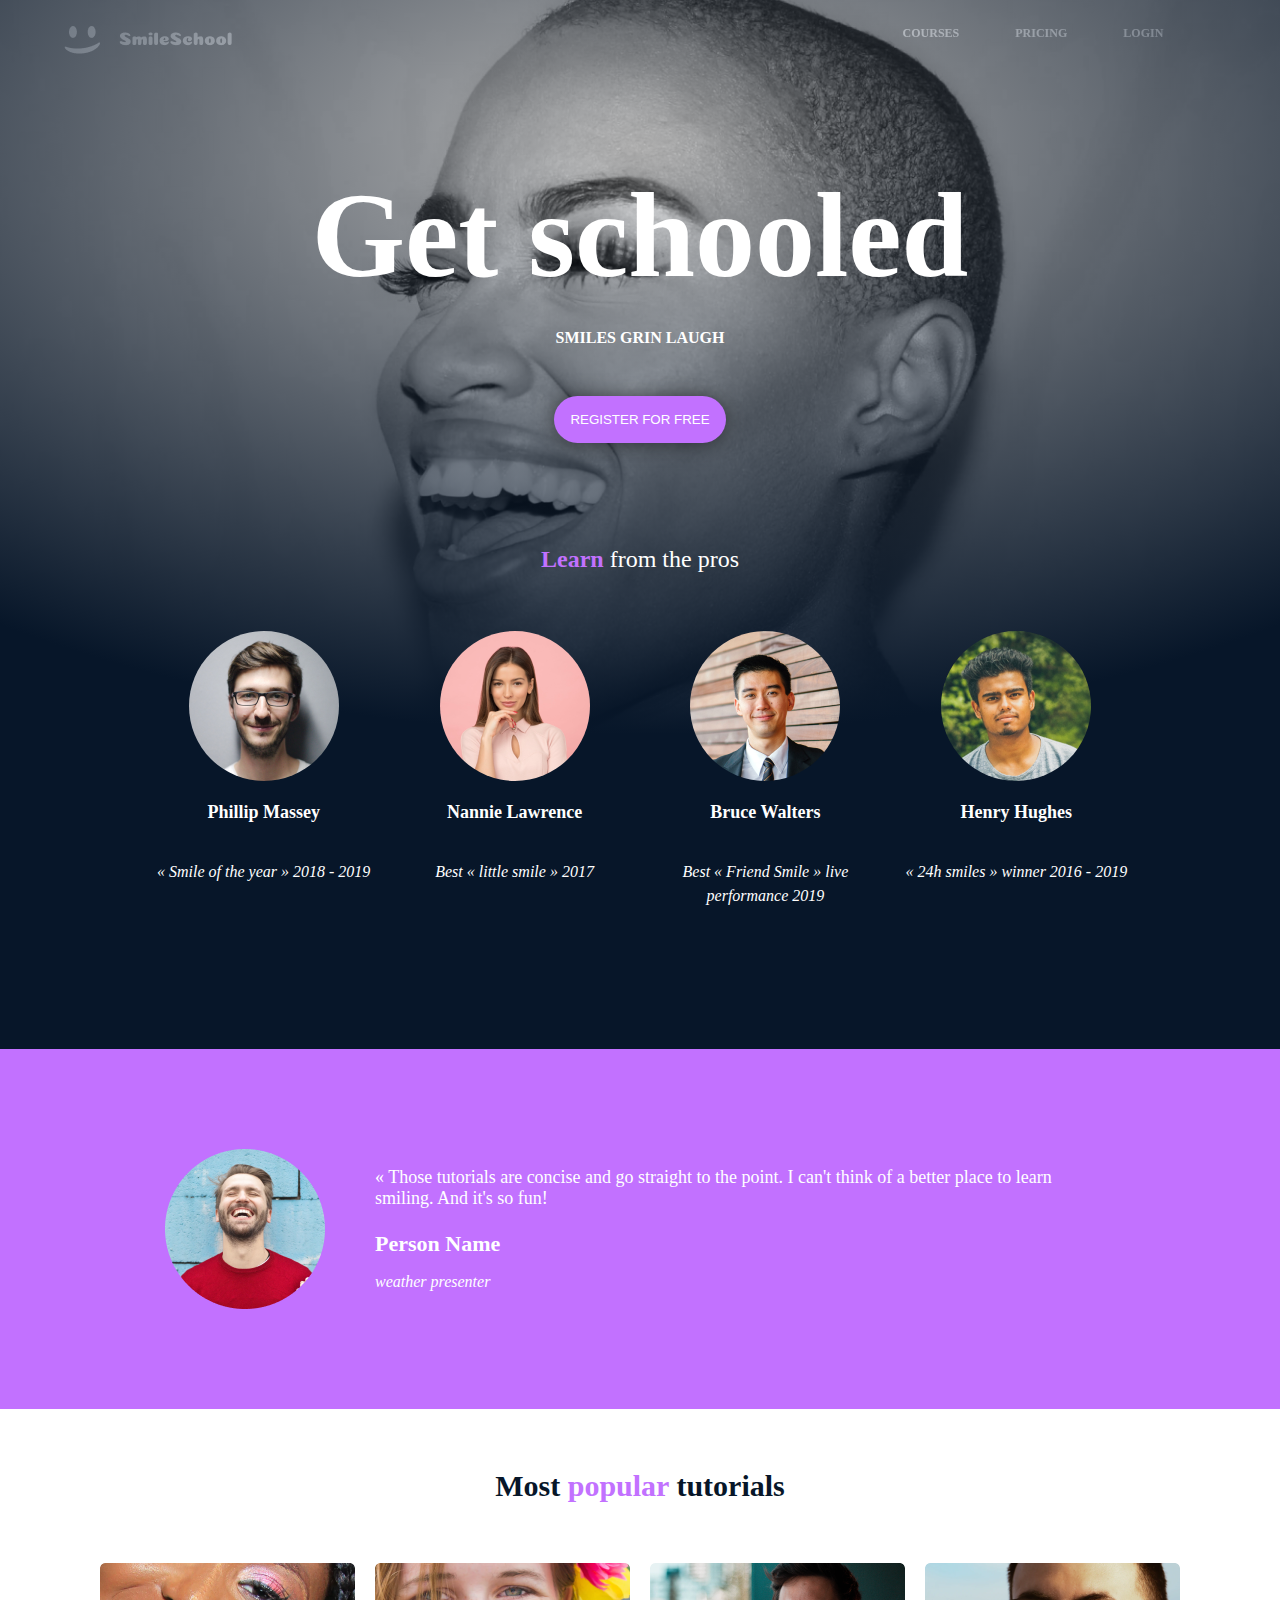
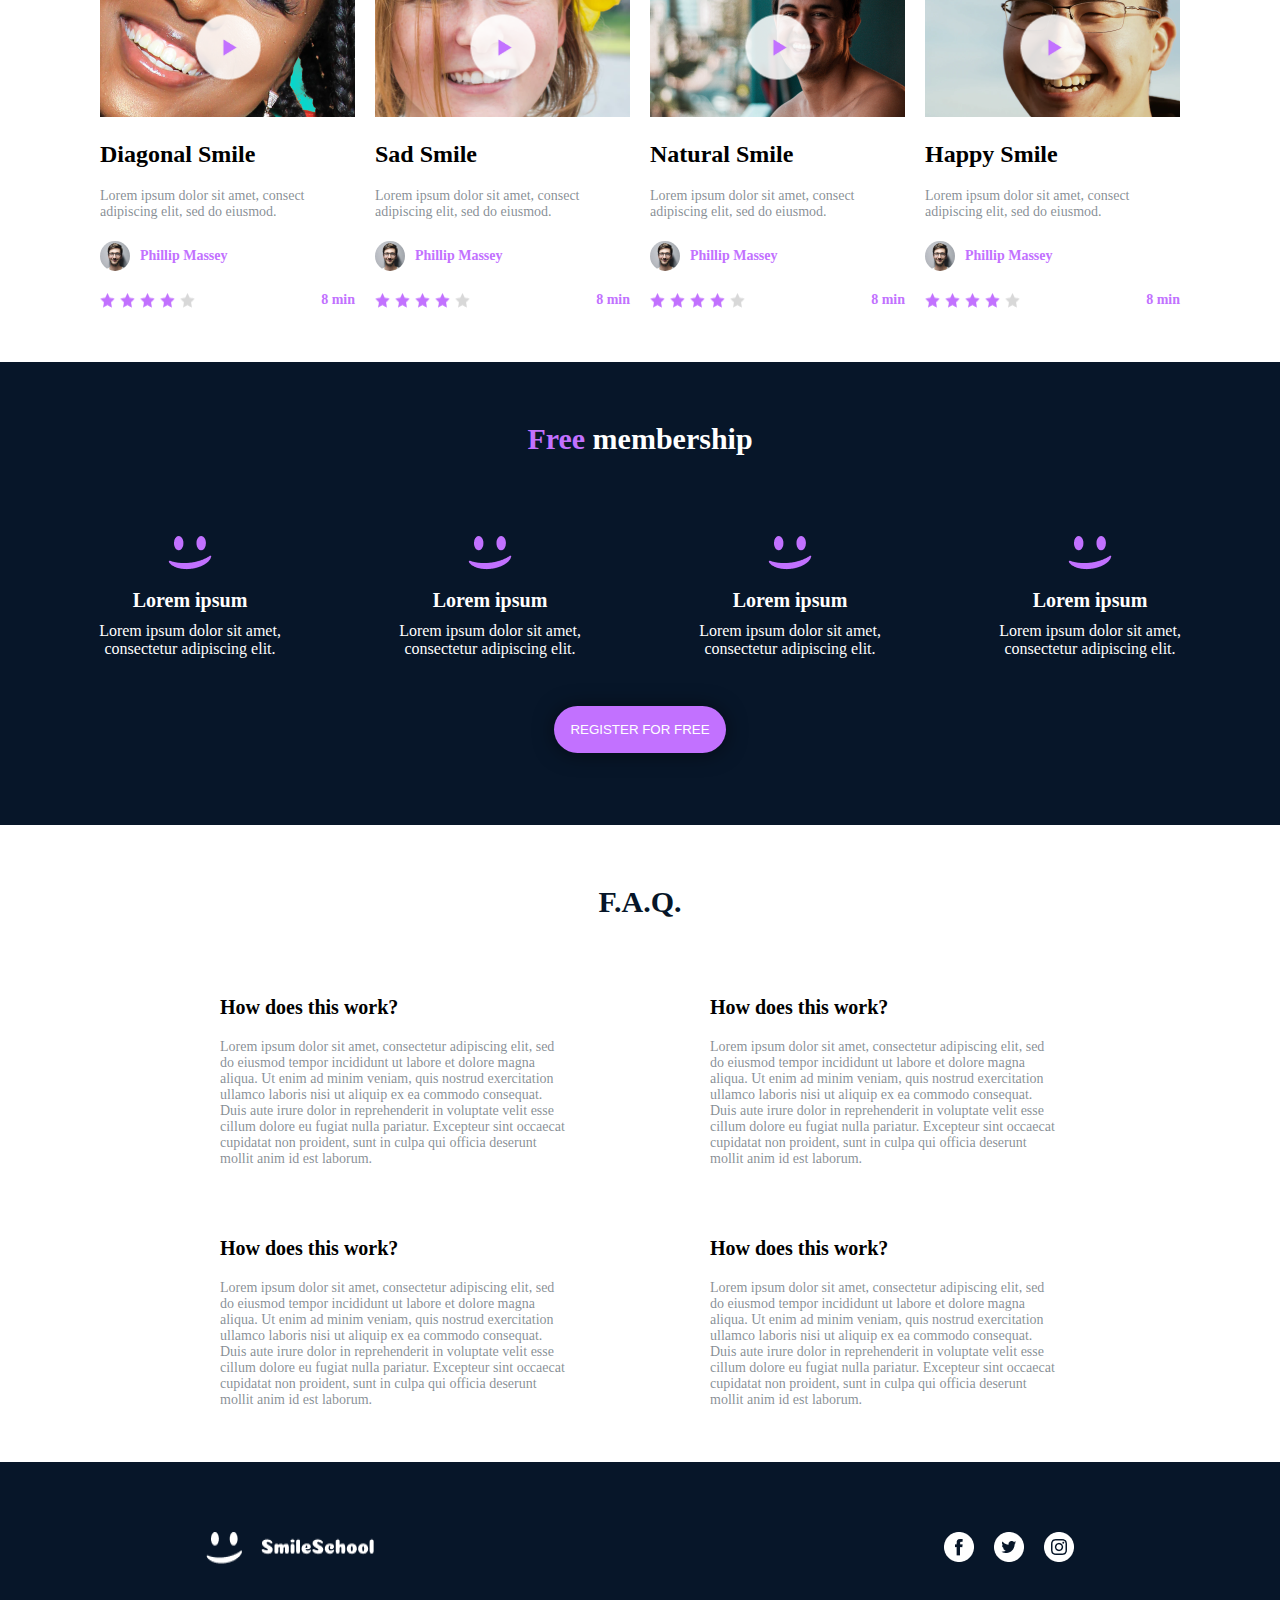
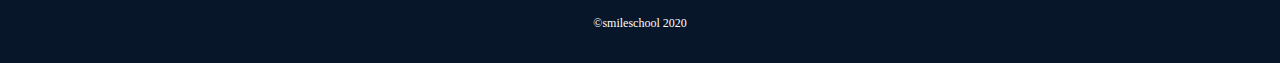
<file: css_advanced/index.html>
<!DOCTYPE html>
<html lang="en">

<head>
    <meta charset="UTF-8">
    <meta name="viewport" content="width=device-width, initial-scale=1.0">
    <title>Smile School Homepage</title>
    <link rel="stylesheet" href="styles.css">
</head>

<body>
    <header>
        <div>
            <a href="index.html">
                <img src="./images/logo.png" class="logo" alt="smile logo">
            </a>
        </div>
        <div class="nav-links">
            <a href="courses.html">COURSES</a>
            <a href="pricing.html">PRICING</a>
            <a href="login.html">LOGIN</a>
        </div>
    </header>
    <main>
        <!-- banner section -->
        <section class="banner">
            <div class="banner__learn">
                <h1>Get schooled</h1>
                <p>SMILES GRIN LAUGH</p>
                <button>REGISTER FOR FREE</button>
            </div>
            <div class="banner__courses">
                <h2><span class="dcolor">Learn</span> from the pros</h2>
                <div class="banner__courses__cards__container">
                    <div class="banner__courses__card">
                        <img src="./images/philip.png" alt="profile">
                        <h3>Phillip Massey</h3>
                        <p>« Smile of the year » 2018 - 2019</p>
                    </div>
                    <div class="banner__courses__card">
                        <img src="./images/nannie.png" alt="profile">
                        <h3>Nannie Lawrence</h3>
                        <p>Best « little smile » 2017</p>
                    </div>
                    <div class="banner__courses__card">
                        <img src="./images/bruce.png" alt="profile">
                        <h3>Bruce Walters</h3>
                        <p>Best « Friend Smile » live performance 2019</p>
                    </div>
                    <div class="banner__courses__card">
                        <img src="./images/henry.png" alt="profile">
                        <h3>Henry Hughes</h3>
                        <p>« 24h smiles » winner 2016 - 2019</p>
                    </div>
                </div>
            </div>
        </section>
        <!-- quote section -->
        <section class="quotes">
            <div class="quotes__inner">
                <img src="./images/avatar.png" alt="avatar">
                <div>
                    <blockquote>« Those tutorials are concise and go straight to the point. I can't think of a better
                        place to
                        learn smiling. And it's
                        so fun!</blockquote>
                    <p class="names">Person Name</p>
                    <p class="presenter">weather presenter</p>
                </div>
            </div>
        </section>
        <!-- videos section -->
        <section class="videos">
            <h1>Most <span class="dcolor">popular</span> tutorials</h1>
            <div class="videos__inner">
                <div>
                    <div class="preview">
                        <img src="./images/preview_diag.png" alt="Preview" class="preview__image">
                        <img src="./images/play.png" alt="play" class="play__button">
                    </div>
                    <h2>Diagonal Smile</h2>
                    <p>Lorem ipsum dolor sit amet, consect adipiscing elit, sed do eiusmod.</p>
                    <div class="profile">
                        <img src="./images/philip_sm.png" alt="profile">
                        <h3>Phillip Massey</h3>
                    </div>
                    <div class="ratings">
                        <!-- star ratings -->
                        <div>
                            <img src="./images/Star_1.png" alt="Star">
                            <img src="./images/Star_1.png" alt="Star">
                            <img src="./images/Star_1.png" alt="Star">
                            <img src="./images/Star_1.png" alt="Star">
                            <img src="./images/Star_5.png" alt="Star">
                        </div>
                        <p>8 min</p>
                    </div>
                </div>

                <div>
                    <div class="preview">
                        <img src="./images/preview_sad.png" alt="Preview" class="preview__image">
                        <img src="./images/play.png" alt="play" class="play__button">
                    </div>
                    <h2>Sad Smile</h2>
                    <p>Lorem ipsum dolor sit amet, consect adipiscing elit, sed do eiusmod.</p>
                    <div class="profile">
                        <img src="./images/philip_sm.png" alt="profile">
                        <h3>Phillip Massey</h3>
                    </div>
                    <div class="ratings">
                        <!-- star ratings -->
                        <div>
                            <img src="./images/Star_1.png" alt="Star">
                            <img src="./images/Star_1.png" alt="Star">
                            <img src="./images/Star_1.png" alt="Star">
                            <img src="./images/Star_1.png" alt="Star">
                            <img src="./images/Star_5.png" alt="Star">
                        </div>
                        <p>8 min</p>
                    </div>
                </div>


                <div>
                    <div class="preview">
                        <img src="./images/preview_nat.png" alt="Preview" class="preview__image">
                        <img src="./images/play.png" alt="play" class="play__button">
                    </div>
                    <h2>Natural Smile</h2>
                    <p>Lorem ipsum dolor sit amet, consect adipiscing elit, sed do eiusmod.</p>
                    <div class="profile">
                        <img src="./images/philip_sm.png" alt="profile">
                        <h3>Phillip Massey</h3>
                    </div>
                    <div class="ratings">
                        <!-- star ratings -->
                        <div>
                            <img src="./images/Star_1.png" alt="Star">
                            <img src="./images/Star_1.png" alt="Star">
                            <img src="./images/Star_1.png" alt="Star">
                            <img src="./images/Star_1.png" alt="Star">
                            <img src="./images/Star_5.png" alt="Star">
                        </div>
                        <p>8 min</p>
                    </div>
                </div>


                <div>
                    <div class="preview">
                        <img src="./images/preview_hap.png" alt="Preview" class="preview__image">
                        <img src="./images/play.png" alt="play" class="play__button">
                    </div>
                    <h2>Happy Smile</h2>
                    <p>Lorem ipsum dolor sit amet, consect adipiscing elit, sed do eiusmod.</p>
                    <div class="profile">
                        <img src="./images/philip_sm.png" alt="profile">
                        <h3>Phillip Massey</h3>
                    </div>
                    <div class="ratings">
                        <!-- star ratings -->
                        <div>
                            <img src="./images/Star_1.png" alt="Star">
                            <img src="./images/Star_1.png" alt="Star">
                            <img src="./images/Star_1.png" alt="Star">
                            <img src="./images/Star_1.png" alt="Star">
                            <img src="./images/Star_5.png" alt="Star">
                        </div>
                        <p>8 min</p>
                    </div>
                </div>
            </div>
        </section>
        <!-- membership section -->
        <section class="membership">
            <h1><span class="active">Free</span> membership</h1>
            <div class="row">
                <div>
                    <img src="./images/smile.png" alt="teacher1">
                    <h2>Lorem ipsum</h2>
                    <p>Lorem ipsum dolor sit amet, consectetur adipiscing elit.</p>
                </div>

                <div>
                    <img src="./images/smile.png" alt="smile">
                    <h2>Lorem ipsum</h2>
                    <p>Lorem ipsum dolor sit amet, consectetur adipiscing elit.</p>
                </div>

                <div>
                    <img src="./images/smile.png" alt="smile">
                    <h2>Lorem ipsum</h2>
                    <p>Lorem ipsum dolor sit amet, consectetur adipiscing elit.</p>
                </div>

                <div>
                    <img src="./images/smile.png" alt="smile">
                    <h2>Lorem ipsum</h2>
                    <p>Lorem ipsum dolor sit amet, consectetur adipiscing elit.</p>
                </div>
            </div>
            <button>REGISTER FOR FREE</button>
        </section>
        <!-- FAQ section -->
        <section class="faq">
            <h1>F.A.Q.</h1>
            <div class="faq__inner">
                <div>
                    <div>
                        <h2>How does this work?</h2>
                        <p>Lorem ipsum dolor sit amet, consectetur adipiscing elit, sed do eiusmod tempor incididunt ut
                            labore et dolore
                            magna
                            aliqua. Ut enim ad minim veniam, quis nostrud exercitation ullamco laboris nisi ut aliquip
                            ex ea commodo
                            consequat. Duis
                            aute irure dolor in reprehenderit in voluptate velit esse cillum dolore eu fugiat nulla
                            pariatur. Excepteur sint
                            occaecat cupidatat non proident, sunt in culpa qui officia deserunt mollit anim id est
                            laborum.</p>
                    </div>
                    <div>
                        <h2>How does this work?</h2>
                        <p>Lorem ipsum dolor sit amet, consectetur adipiscing elit, sed do eiusmod tempor incididunt ut
                            labore et dolore
                            magna
                            aliqua. Ut enim ad minim veniam, quis nostrud exercitation ullamco laboris nisi ut aliquip
                            ex ea commodo
                            consequat. Duis
                            aute irure dolor in reprehenderit in voluptate velit esse cillum dolore eu fugiat nulla
                            pariatur. Excepteur sint
                            occaecat cupidatat non proident, sunt in culpa qui officia deserunt mollit anim id est
                            laborum.</p>
                    </div>
                </div>
                <div>
                    <div>
                        <h2>How does this work?</h2>
                        <p>Lorem ipsum dolor sit amet, consectetur adipiscing elit, sed do eiusmod tempor incididunt ut
                            labore et dolore
                            magna
                            aliqua. Ut enim ad minim veniam, quis nostrud exercitation ullamco laboris nisi ut aliquip
                            ex ea commodo
                            consequat. Duis
                            aute irure dolor in reprehenderit in voluptate velit esse cillum dolore eu fugiat nulla
                            pariatur. Excepteur sint
                            occaecat cupidatat non proident, sunt in culpa qui officia deserunt mollit anim id est
                            laborum.</p>
                    </div>
                    <div>
                        <h2>How does this work?</h2>
                        <p>Lorem ipsum dolor sit amet, consectetur adipiscing elit, sed do eiusmod tempor incididunt ut
                            labore et dolore
                            magna
                            aliqua. Ut enim ad minim veniam, quis nostrud exercitation ullamco laboris nisi ut aliquip
                            ex ea commodo
                            consequat. Duis
                            aute irure dolor in reprehenderit in voluptate velit esse cillum dolore eu fugiat nulla
                            pariatur. Excepteur sint
                            occaecat cupidatat non proident, sunt in culpa qui officia deserunt mollit anim id est
                            laborum.</p>
                    </div>
                </div>
            </div>
        </section>
    </main>
    <footer>
        <div class="footer__inner">
            <div>
                <img src="./images/logo.png" alt="logo">
                <div>
                    <!-- social image links -->
                    <a href="#"><img src="./images/Facebook.png" alt="Facebook"></a>
                    <a href="#"><img src="./images/Twitter.png" alt="Twitter"></a>
                    <a href="#"><img src="./images/Instagram.png" alt="Instagram"></a>
                </div>
            </div>
            <p>©smileschool 2020</p>
        </div>
    </footer>
</body>

</html>
</file>
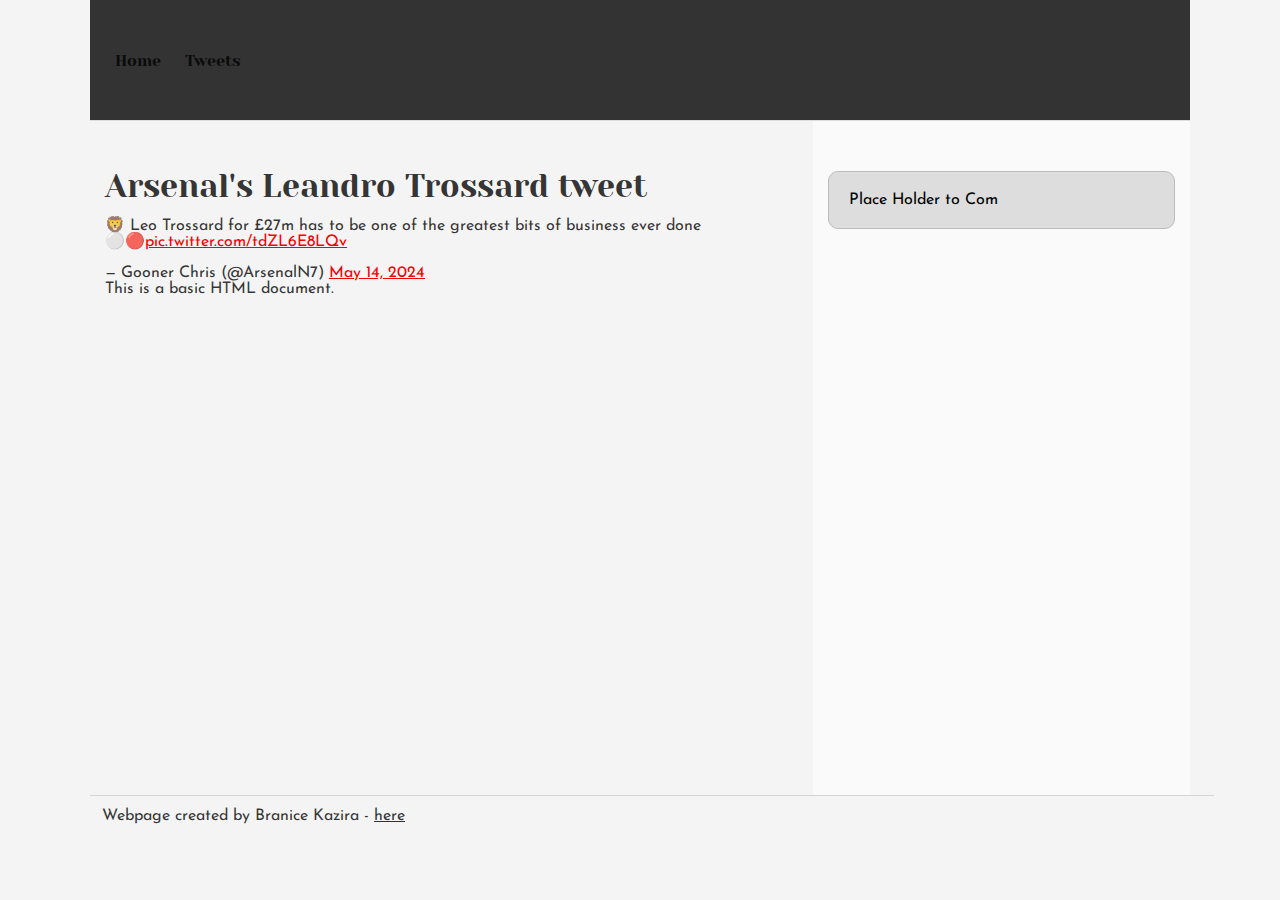
<file: css_basic/tweets.html>
<!DOCTYPE html>
<html lang="en">
<head>
    <meta charset="UTF-8">
    <meta name="viewport" content="width=device-width, initial-scale=1.0">
    <title>WEB DEVELOPMENT</title>
    <link href="base.css" rel="stylesheet">
    <link href="styles.css" rel="stylesheet">
    
</head>
<body>
    <header>
        <main>
            <article>
                <ul>
                    <li><a href="index.html">Home</a></li>
                    <li><a href="tweets.html">Tweets</a></li>
                </ul>
            </article>
        </main>
    </header>

    <!-- Content of the webpage goes here -->
    <main>
        <article>
            <h2>Arsenal's Leandro Trossard tweet</h2>
            <blockquote class="twitter-tweet"><p lang="en" dir="ltr">🦁 Leo Trossard for £27m has to be one of the greatest bits of business ever done ⚪️🔴<a href="https://t.co/tdZL6E8LQv">pic.twitter.com/tdZL6E8LQv</a></p>&mdash; Gooner Chris (@ArsenalN7) <a href="https://twitter.com/ArsenalN7/status/1790253205785657597?ref_src=twsrc%5Etfw">May 14, 2024</a></blockquote> 
            <p>This is a basic HTML document.</p>
        </article>
        <aside><p>Place Holder to Com</p></aside>
    </main>
    <!-- End of content -->

    <footer>
        <p>Webpage created by Branice Kazira - <a href="https://github.com/BraniceKaziraOtiende" target="_blank">here</a></p>
    </footer>
</body>
</html>
</file>
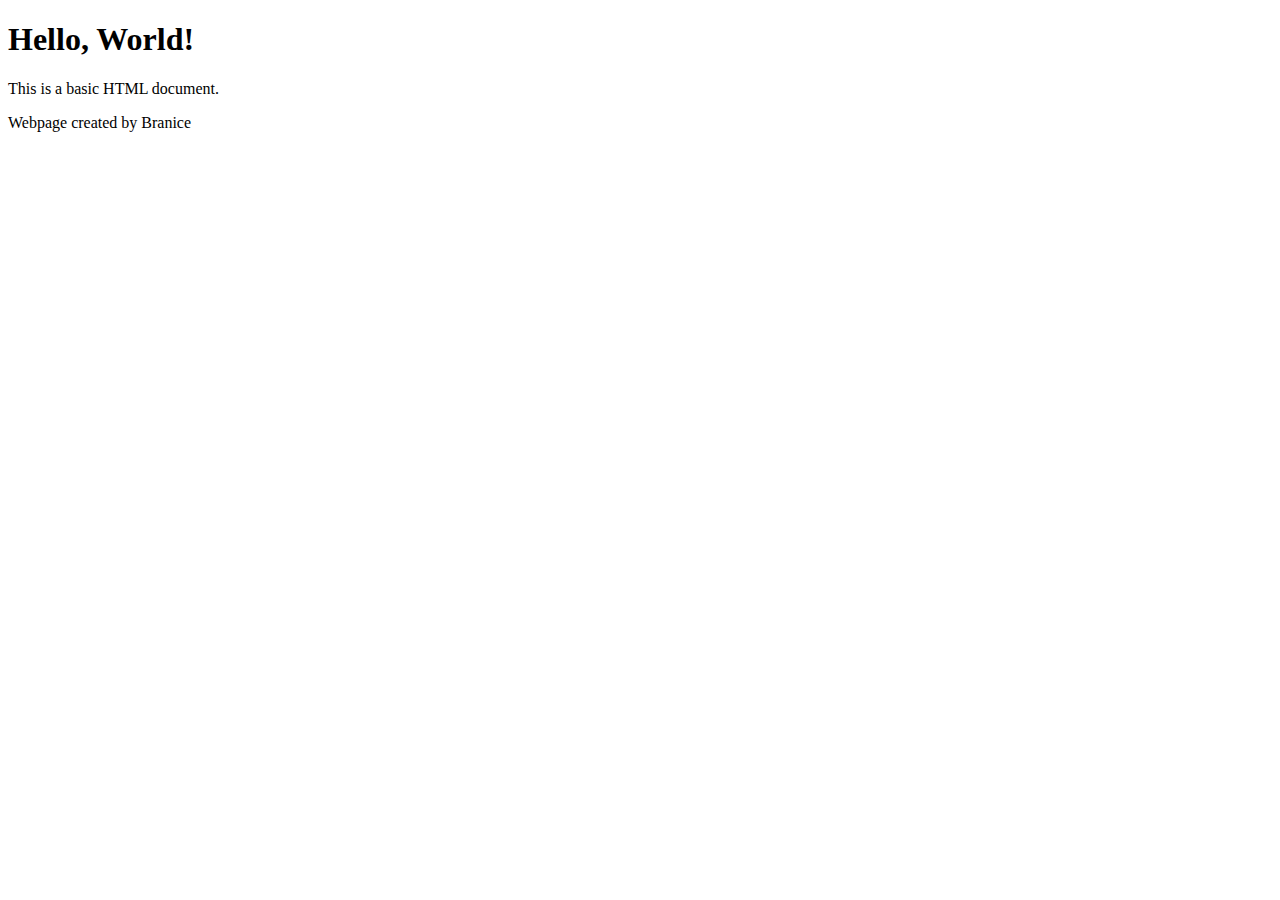
<file: html_basic/base_index.html>
<!DOCTYPE html>
<html lang="en">
<head>
    <meta charset="UTF-8">
    <meta name="viewport" content="width=device-width, initial-scale=1.0">
    <title>WEB DEVELOPMENT</title>

</head>
<body>
    <main>
        <!-- Content of the webpage goes here -->
        <h1>Hello, World!</h1>
        <p>This is a basic HTML document.</p>
        <!-- End of content -->
    </main>

    <footer>Webpage created by Branice </footer>
</body>
</html>
</file>
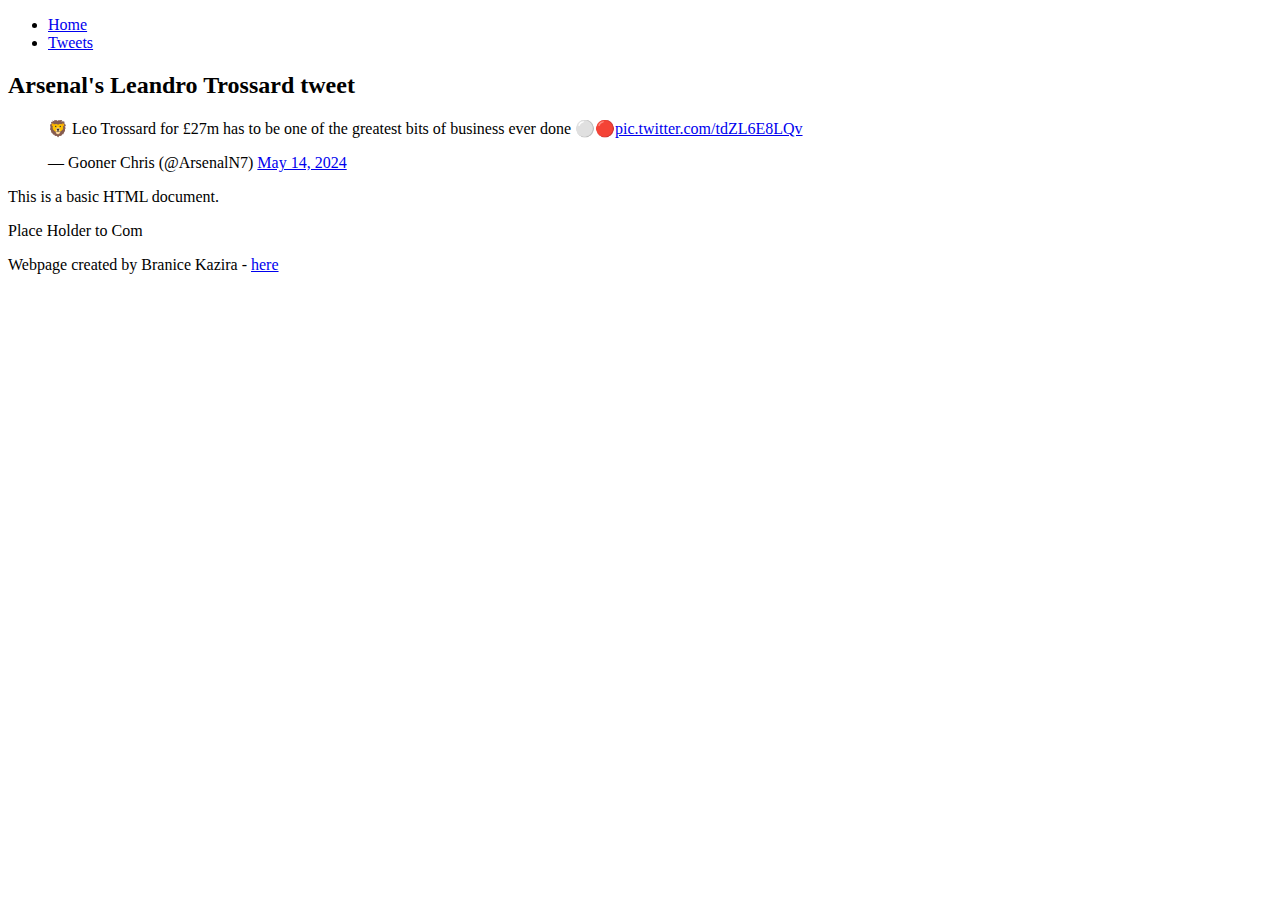
<file: html_basic/tweets.html>
<!DOCTYPE html>
<html lang="en">
<head>
    <meta charset="UTF-8">
    <meta name="viewport" content="width=device-width, initial-scale=1.0">
    <title>WEB DEVELOPMENT</title>
</head>
<body>
    <header>
        <main>
            <article>
                <ul>
                    <li><a href="index.html">Home</a></li>
                    <li><a href="tweets.html">Tweets</a></li>
                </ul>
            </article>
        </main>
    </header>

    <!-- Content of the webpage goes here -->
    <main>
        <article>
            <h2>Arsenal's Leandro Trossard tweet</h2>
            <blockquote class="twitter-tweet"><p lang="en" dir="ltr">🦁 Leo Trossard for £27m has to be one of the greatest bits of business ever done ⚪️🔴<a href="https://t.co/tdZL6E8LQv">pic.twitter.com/tdZL6E8LQv</a></p>&mdash; Gooner Chris (@ArsenalN7) <a href="https://twitter.com/ArsenalN7/status/1790253205785657597?ref_src=twsrc%5Etfw">May 14, 2024</a></blockquote> 
            <p>This is a basic HTML document.</p>
        </article>
        <aside><p>Place Holder to Com</p></aside>
    </main>
    <!-- End of content -->

    <footer>
        <p>Webpage created by Branice Kazira - <a href="https://github.com/BraniceKaziraOtiende" target="_blank">here</a></p>
    </footer>
</body>
</html>
</file>
<file: css_advanced/styles.css>
body {
    padding: 0;
    margin: 0;
    box-sizing: border-box;
    font-family: "Source Sans Pro";
    font-style: normal;
  }
  
  header {
    display: flex;
    flex-direction: row;
    flex: auto;
    background-image: url("./images/banner.png");
    background-repeat: no-repeat;
    background-size: cover;
    padding: 2% 5% 2% 5%;
    filter: grayscale(100%);
    position: absolute;
    left: -0.025%;
    right: -0.025%;
    top: 0%;
    justify-content: space-between;
    bottom: -26.48%;
    height: 100vh;
  }
  
  .nav-links {
    font-weight: 700;
    font-size: 12px;
  }
  
  .nav-links > a {
    font-weight: 700;
    font-size: 12px;
    line-height: 15px;
    color: #ffffff;
    padding-right: 53px;
    text-transform: uppercase;
    text-decoration: none;
  }
  
  .banner {
    left: 20%;
    right: 20%;
    display: flex;
    flex-direction: column;
    background: radial-gradient(
      85.9% 55.9% at 50% 14.1%,
      rgba(41, 48, 61, 0.0001) 0%,
      #071629 100%
    );
    color: white;
  }
  
  .banner__learn {
    display: flex;
    flex-direction: column;
    padding-top: 5rem;
  }
  
  .banner__learn > h1 {
    height: 151px;
    font-weight: 700;
    font-size: 120px;
    line-height: 151px;
    text-align: center;
    color: #ffffff;
    z-index: 20;
  }
  
  .banner__learn > p {
    height: 20px;
    position: relative;
    margin-top: -5%;
    text-align: center;
    font-weight: 700;
    font-size: 16px;
    line-height: 20px;
    color: #ffffff;
    display: flex;
    justify-content: space-around;
    margin-left: 38%;
    margin-right: 38%;
  }
  
  .banner__learn > button,
  .membership button {
    background: #c271ff;
    border-radius: 25px;
    border: none;
    padding: 0.7rem;
    color: white;
    font-weight: 500;
    box-shadow: 0px 1px 20px rgba(0, 0, 0, 0.5);
    position: relative;
    align-self: center;
    margin: 2rem;
    padding: 1rem;
    cursor: pointer;
  }
  
  .dcolor {
    color: #c271ff;
  }
  
  .banner__courses {
    padding: 1%;
    display: flex;
    flex-direction: column;
    z-index: 20;
  }
  
  .banner__courses > h2 {
    align-self: center;
    padding: 2rem;
    font-weight: 300;
    line-height: 40px;
  }
  
  .banner__courses .dcolor {
    font-weight: 700;
  }
  
  .banner__courses__cards__container {
    display: flex;
    flex-direction: row;
    justify-content: center;
  }
  
  .banner__courses__card {
    width: 20%;
    margin-bottom: 7rem;
    display: flex;
    flex-direction: column;
    justify-content: center;
    align-items: center;
  }
  
  .banner__courses__card > img {
    border-radius: 50%;
    max-width: 80%;
  }
  
  .banner__courses__card > h3 {
    font-style: normal;
    font-weight: 900;
    font-size: 18px;
    line-height: 27px;
    text-align: center;
    color: #ffffff;
  }
  
  .banner__courses__card > p {
    height: 48px;
    font-family: "Source Sans Pro";
    font-style: italic;
    font-weight: 400;
    font-size: 16px;
    line-height: 24px;
    text-align: center;
    color: #ffffff;
  }
  
  main {
    position: relative;
    display: flex;
    flex-direction: column;
    margin: 0;
  }
  
  .quotes {
    padding: 100px;
    background-color: #c271ff;
  }
  
  .quotes__inner {
    display: flex;
    flex-direction: row;
    justify-content: center;
  }
  
  .quotes__inner img {
    height: 160px;
    width: 160px;
  }
  
  .quotes__inner > div {
    margin-left: 50px;
    color: white;
  }
  
  .quotes__inner blockquote {
    max-width: 700px;
    font-size: 18px;
    margin-left: 0;
  }
  
  .quotes__inner .names {
    font-weight: 700;
    font-size: 22px;
    margin-bottom: 0;
  }
  
  .quotes__inner .presenter {
    font-style: italic;
  }
  
  .videos {
    background-color: white;
    padding: 40px;
  }
  
  .videos > h1 {
    font-size: 30px;
    font-weight: 700;
    text-align: center;
    color: #071629;
  }
  
  .videos__inner {
    display: flex;
    flex-direction: row;
    justify-content: space-between;
    padding-top: 40px;
    max-width: 90%;
    margin: auto;
  }
  
  .videos__inner > div {
    max-width: 255px;
  }
  
  .videos__inner .preview {
    position: relative;
  }
  
  .videos__inner > div > .preview img.preview__image {
    width: 100%;
    height: 154px;
    border-radius: 5px 5px 0px 0px;
    margin-bottom: 10px;
    object-fit: cover;
  }
  
  .videos__inner > div > .preview img.play__button {
    position: absolute;
    top: 50%;
    left: 50%;
    transform: translate(-50%, -50%);
    height: 65px;
    width: 65px;
    cursor: pointer;
  }
  
  .videos__inner > div > h2 {
    margin-top: 10px;
  }
  
  .videos__inner > div > p {
    color: #07162980;
    font-size: 14px;
  }
  
  .videos__inner .profile {
    display: flex;
    flex-direction: row;
    align-items: center;
  }
  
  .videos__inner .profile img {
    height: 30px;
    width: 30px;
    border-radius: 100%;
  }
  
  .videos__inner .profile h3 {
    margin-left: 10px;
    color: #c271ff;
    font-size: 14px;
    font-weight: 600;
  }
  
  .videos__inner .ratings {
    display: flex;
    flex-direction: row;
    justify-content: space-between;
    align-items: center;
  }
  
  .videos__inner .ratings > div {
    display: flex;
    flex-direction: row;
  }
  
  .videos__inner .ratings > div img {
    margin-right: 5px;
    height: 15px;
    width: 15px;
  }
  
  .videos__inner .ratings > p {
    color: #c271ff;
    font-size: 14px;
    font-weight: 600;
  }
  
  .membership {
    background-color: #071629;
    padding: 40px;
    display: flex;
    flex-direction: column;
    justify-content: center;
  }
  
  .membership > h1 {
    color: white;
    font-size: 30px;
    font-weight: 700;
    text-align: center;
  }
  
  .membership > h1 > span {
    color: #c271ff;
  }
  
  .membership .row {
    display: flex;
    flex-direction: row;
    justify-content: space-around;
    padding-top: 60px;
  }
  
  .membership .row > div {
    max-width: 220px;
    color: white;
    display: flex;
    flex-direction: column;
    align-items: center;
    justify-content: center;
  }
  
  .membership .row > div > h2 {
    font-size: 20px;
    font-weight: 700;
    margin-bottom: 0;
    margin-bottom: 10px;
    text-align: center;
  }
  
  .membership .row > div > p {
    font-size: 16px;
    font-weight: 400;
    margin-top: 0;
    text-align: center;
  }
  
  .faq {
    background-color: white;
    padding: 40px;
  }
  
  .faq > h1 {
    font-size: 30px;
    font-weight: 700;
    text-align: center;
    color: #071629;
  }
  
  .faq__inner > div {
    display: flex;
    flex-direction: row;
    justify-content: space-between;
    padding-top: 40px;
    max-width: 70%;
    margin: auto;
  }
  
  .faq__inner > div > div {
    max-width: 350px;
  }
  
  .faq__inner > div > div > h2 {
    font-size: 20px;
    font-weight: 700;
    margin-bottom: 0;
    margin-bottom: 20px;
    text-align: left;
  }
  
  .faq__inner > div > div > p {
    font-size: 14px;
    font-weight: 400;
    margin-top: 0;
    text-align: left;
    color: #07162980;
  }
  
  footer {
    background-color: #071629;
    padding: 20px;
  }
  
  .footer__inner > div {
    display: flex;
    flex-direction: row;
    justify-content: space-between;
    max-width: 70%;
    margin: auto;
    margin-top: 50px;
    margin-bottom: 50px;
  }
  
  .footer__inner > div > div {
    display: flex;
    flex-direction: row;
  }
  
  .footer__inner > div > div a {
    margin-left: 20px;
  }
  
  .footer__inner > p {
    text-align: center;
    font-size: 12px;
    color: white;
  }
  
  /* make the homepage responsive on mobile screens */
  
  @media only screen and (max-width: 600px) {
    header {
      background-size: 100% 100%;
      padding: 2% 5% 2% 5%;
    }
  
    .banner {
      left: 0;
      right: 0;
      margin-bottom: 0;
    }
  
    .banner__learn > h1 {
      font-size: 60px;
      line-height: 75px;
    }
  
    .banner__learn > p {
      font-size: 12px;
      line-height: 15px;
      margin-left: 20%;
      margin-right: 20%;
    }
  
    .banner__courses > h2 {
      font-size: 16px;
      line-height: 20px;
    }
  
    .banner__courses__card {
      width: 100%;
      margin-bottom: 2rem;
    }
  
    .banner__courses__card > h3 {
      font-size: 14px;
      line-height: 21px;
    }
  
    .banner__courses__card > p {
      font-size: 12px;
      line-height: 18px;
    }
  
    .quotes {
      padding: 40px;
    }
  
    .quotes__inner img {
      height: 80px;
      width: 80px;
    }
  
    .quotes__inner > div {
      margin-left: 20px;
    }
  
    .quotes__inner blockquote {
      font-size: 14px;
    }
  
    .quotes__inner .names {
      font-size: 16px;
    }
  
    .quotes__inner .presenter {
      font-size: 14px;
    }
  
    .videos {
      padding: 20px;
    }
  
    .videos > h1 {
      font-size: 20px;
    }
  
    .videos__inner {
      flex-direction: column;
    }
  
    .videos__inner > div {
      max-width: 100%;
      margin-bottom: 20px;
    }
  
    .videos__inner > div > .preview img.preview__image {
      height: 100px;
    }
  
    .videos__inner > div > .preview img.play__button {
      height: 40px;
      width: 40px;
    }
  
    .videos__inner > div > h2 {
      font-size: 16px;
    }
  
    .videos__inner > div > p {
      font-size: 12px;
    }
  
    .videos__inner .profile img {
      height: 20px;
      width: 20px;
    }
  
    .videos__inner .profile h3 {
      font-size: 12px;
    }
  
    .videos__inner .ratings > div img {
      height: 10px;
      width: 10px;
    }
  
    .videos__inner .ratings > p {
      font-size: 12px;
    }
  
    .membership {
      padding: 20px;
    }
  
    .membership > h1 {
      font-size: 20px;
    }
  
    .membership .row {
      flex-direction: column;
      padding-top: 40px;
    }
  
    .membership .row > div {
      max-width: 100%;
      margin-bottom: 20px;
    }
  
    .membership .row > div > h2 {
      font-size: 16px;
    }
  
    .membership .row > div > p {
      font-size: 12px;
    }
  
    .faq {
      padding: 20px;
    }
  
    .faq > h1 {
      font-size: 20px;
    }
  
    .faq__inner > div {
      flex-direction: column;
    }
  
    .faq__inner > div > div {
      max-width: 100%;
      margin-bottom: 20px;
    }
  
    .faq__inner > div > div > h2 {
      font-size: 16px;
    }
  
    .faq__inner > div > div > p {
      font-size: 12px;
    }
  
    footer {
      padding: 10px;
    }
  
    .footer__inner > div {
      flex-direction: column;
    }
  
    .footer__inner > div > div {
      margin: 20px auto;
    }
  
    .footer__inner > p {
      font-size: 10px;
    }
  
    .nav-links > a {
      padding-right: 20px;
    }
  
    .banner__learn > button,
    .membership button {
      padding: 0.5rem;
      margin: 1rem;
    }
  }
</file>
<file: css_basic/base.css>
/* base.css */

/* Importing webfonts */
/* (If you're learning CSS, you should disregard that) */
@import url(https://fonts.googleapis.com/css?family=Yeseva+One);
@import url(https://fonts.googleapis.com/css?family=Josefin+Sans:400,700,700italic,400italic);

/* CSS reset rules */
html, body {
    height: 100%;
    min-height: 100%;
}
html, body, div, span, applet, object, iframe,
h1, h2, h3, h4, h5, h6, p, blockquote, pre,
a, abbr, acronym, address, big, cite, code,
del, dfn, img, ins, kbd, q, s, samp,
small, strike, sub, sup, tt, var,
b, u, i, center,
dl, dt, dd,
fieldset, form, label, legend,
table, caption, tbody, tfoot, thead, tr, th, td,
article, aside, canvas, details, embed, 
figure, figcaption, footer, header, hgroup, 
menu, nav, output, ruby, section, summary,
time, mark, audio, video {
    margin: 0;
    padding: 0;
    border: 0;
    font-size: 100%;
    font: inherit;
    vertical-align: baseline;
}
/* HTML5 display-role reset for older browsers */
article, aside, details, figcaption, figure, 
footer, header, hgroup, menu, nav, section {
    display: block;
}
body {
    line-height: 1;
}
blockquote, q {
    quotes: none;
}
blockquote:before, blockquote:after,
q:before, q:after {
    content: '';
    content: none;
}
table {
    border-collapse: collapse;
    border-spacing: 0;
}

/* Fonts and colors */
body {
    font-family: 'Josefin Sans', serif;
    color: rgba(0, 0, 0, 0.8);
}
h1, h2, h3, h4, h5, h6, header {
    font-family: 'Yeseva One', sans-serif;
}
article {
}
header {
    border-bottom: 1px solid rgb(221,221,221);
    transition: border-bottom-color 1s ease;
}
header a {
    color: rgba(0, 0, 0, 0.8);
}
aside {
    background: #FAFAFA;
}
aside p {
    border: 1px solid #bbb;
    background: #ddd;
    color: black;
}
footer a {
    color: rgba(0, 0, 0, 0.8);
}
a {
    color: #F80002;
}

/* Positioning and margins */
@media (min-width: 1100px) {
    body {
        width: 1100px;
        margin: 0 auto;
    }
}
article {
    padding: 50px 15px;
}
article > *:first-child {
    margin-top: 0;
}
aside {
    padding: 50px 15px;
}
header .right {
    float: right;
    margin: 0 10px 15px;
}

/* Header */
header {
    padding: 20px 0;
    height: 80px;
}
header ul {
    list-style: none;
    margin: 0;
    padding: 0;
}
header li {
    display: inline;
    vertical-align:middle;
}
header li:first-child {
    margin: 0;
}
header li a {
    margin: 0 10px;
}
header li.logo {
    font-size: 36px;
}
header a {
    text-decoration: none;
}

/* Aside */
aside p {
    border-radius: 10px;
    padding: 20px 20px;
}

/* Footer */
footer {
    padding: 5px 15px;
    height: 80px;
}

/* Text styles and margins */
p {
    margin-bottom: 15px;
}
h1 {
    font-size: 36px;
    margin: 40px 0 20px;
}
h2 {
    font-size: 32px;
    margin: 30px 0 15px;
}
h3 {
    font-size: 28px;
    margin: 25px 0 10px;
}
h4 {
    font-size: 20px;
    font-weight: bold;
    margin: 20px 0 10px;
}
h5 {
    font-size: 18px;
    font-weight: bold;
    margin: 15px 0 10px;
}
h6 {
    font-weight: bold;
    margin: 5px 0;
}

@media (max-width: 800px) {
    body.works_on_smartphone {
        display: block;
    }
    body.works_on_smartphone main {
        display: block;
    }
    header .right {
        float: none;
    }
}
</file>
<file: css_basic/styles.css>
/* styles.css */

/* Body */
body {
    display: flex;
    flex-direction: column;
    background-color: #f4f4f4; /* Background color */
}

/* Main */
main {
    display: flex;
    flex-direction: row;
    height: auto;
    width:  100%; /* Take the entire width of the screen */
    flex: auto;
}

/* Article */
article {
    flex: 2; /* Takes up 2/3 of the width */
    overflow-y: auto;
}

/* Aside */
aside {
    flex: 1; /* Takes up 1/3 of the width */
    overflow-y: auto;
    order: 1; /* Move aside to the right */
}

/* Header */
header {
    width: 100%; /* Take the entire width of the screen */
    padding: 20px 0;
    height: 80px;
    background-color: #333; /* Header background color */
    color: white; /* Header text color */
    display: flex;
    justify-content: space-between;
    align-items: center;
}

header .logo {
    font-size: 24px;
    color: white;
    margin-right: 10px;
}

/* Footer */
footer {
    width: 100%; /* Take the entire width of the screen */
    padding: 12px;
    border-top: 1px solid lightgray;
}
</file>
